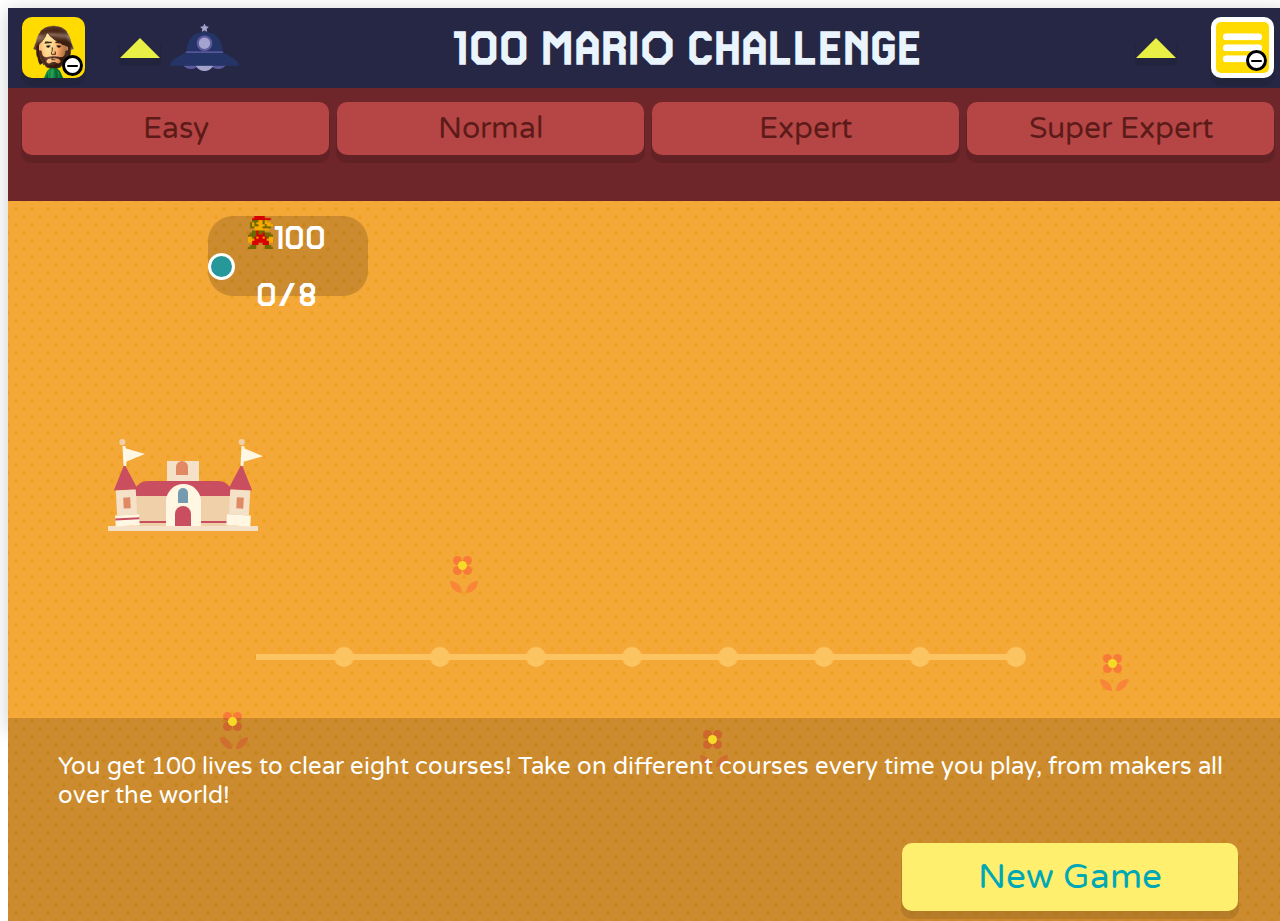
<file: index.html>
<!DOCTYPE html>
<html>
  <head>
    <meta charset="utf-8">
    <title>100 Mario Challenge</title>
    <link rel="stylesheet" href="css/main.min.css" media="screen">
    <link rel="shortcut icon" href="img/favicon.png">
  </head>
  <body>

    <div class="artboard">

      <header>

        <div class="btn btn--profile">
          <img src="img/mii.png" alt="mii" />
          <div class="circle">
            <div class="line line--short"></div>
          </div>
        </div>

        <div class="arrow-up arrow-up--left"></div>

        <div class="ufo"></div>

        <h1>100 Mario Challenge</h1>

        <div class="btn btn--menu">
          <div class="hamburger">
            <div class="line"></div>
            <div class="line"></div>
            <div class="line"></div>
          </div>

          <div class="circle circle--plus">
            <div class="line line--short"></div>
          </div>
        </div>

        <div class="arrow-up arrow-up--right"></div>

      </header>

      <div class="difficulty">
        <div class="btn btn--difficulty">Easy</div>
        <div class="btn btn--difficulty">Normal</div>
        <div class="btn btn--difficulty">Expert</div>
        <div class="btn btn--difficulty">Super Expert</div>
      </div>

      <div class="map">

        <div class="infobox">
          <div class="infobox__content">
            <div class="lives"><img src="img/mario-sprite.png" alt="mario" />100</div>
            <div class="level"><div class="level__icon"></div>0/8</div>
          </div>
        </div>

        <div class="castle">
          <div class="tower tower--left">

            <div class="flag">
              <div class="flag__top"></div>
              <div class="flag__banner"></div>
              <div class="flag__pole"></div>
            </div>

            <div class="tower__top"></div>

            <div class="tower__main">
              <div class="tower__window"></div>
            </div>

            <div class="tower__bottom">
              <div class="stripe tower__bottom__stripe"></div>
            </div>
          </div>

          <div class="castle__entrance">
            <div class="castle__entrance__window"></div>

            <div class="castle__entrance__door"></div>

          </div>

          <div class="castle__second-floor">
            <div class="castle__second-floor__window"></div>
          </div>

          <div class="castle__main">
            <div class="castle__main__top"></div>
            <div class="castle__main__bottom">
              <div class="stripe castle__main__bottom__stripe"></div>
            </div>
          </div>

          <div class="tower tower--right">

            <div class="flag">
              <div class="flag__top"></div>
              <div class="flag__banner"></div>
              <div class="flag__pole"></div>
            </div>

            <div class="tower__top"></div>

            <div class="tower__main">
              <div class="tower__window"></div>
            </div>

            <div class="tower__bottom">
              <div class="tower__bottom__stripe"></div>
            </div>
          </div>

          <div class="castle__bottom"></div>

        </div>

        <ul class="path">
          <li></li>
          <li></li>
          <li></li>
          <li></li>
          <li></li>
          <li></li>
          <li></li>
          <li></li>
        </ul>

        <div class="flower flower__one">
          <div class="flower__top">
            <div class="flower__center"></div>
            <div class="flower__petal"></div>
            <div class="flower__petal"></div>
            <div class="flower__petal"></div>
            <div class="flower__petal"></div>
          </div>
          <div class="flower__bottom">
            <div class="flower__leaf flower__leaf--right"></div>
            <div class="flower__leaf flower__leaf--left"></div>
          </div>
        </div>

        <div class="flower flower__two">
          <div class="flower__top">
            <div class="flower__center"></div>
            <div class="flower__petal"></div>
            <div class="flower__petal"></div>
            <div class="flower__petal"></div>
            <div class="flower__petal"></div>
          </div>
          <div class="flower__bottom">
            <div class="flower__leaf flower__leaf--right"></div>
            <div class="flower__leaf flower__leaf--left"></div>
          </div>
        </div>

        <div class="flower flower__three">
          <div class="flower__top">
            <div class="flower__center"></div>
            <div class="flower__petal"></div>
            <div class="flower__petal"></div>
            <div class="flower__petal"></div>
            <div class="flower__petal"></div>
          </div>
          <div class="flower__bottom">
            <div class="flower__leaf flower__leaf--right"></div>
            <div class="flower__leaf flower__leaf--left"></div>
          </div>
        </div>

        <div class="flower flower__four">
          <div class="flower__top">
            <div class="flower__center"></div>
            <div class="flower__petal"></div>
            <div class="flower__petal"></div>
            <div class="flower__petal"></div>
            <div class="flower__petal"></div>
          </div>
          <div class="flower__bottom">
            <div class="flower__leaf flower__leaf--right"></div>
            <div class="flower__leaf flower__leaf--left"></div>
          </div>

        </div>

        <div class="container">
          <p>
            You get 100 lives to clear eight courses! Take on different courses
            every time you play, from makers all over the world!
          </p>

          <div class="btn btn--new-game">New Game</div>
        </div>

      </div>
    </div>

  </body>
</html>
</file>
<file: css/main.min.css>
@import url(https://fonts.googleapis.com/css?family=Varela+Round);@font-face{font-family:'Super-Mario-Maker';src:url("fonts/Super-Mario-Maker.eot") format("embedded-opentype"),url("fonts/Super-Mario-Maker.woff") format("woff"),url("fonts/Super-Mario-Maker.ttf") format("truetype"),url("fonts/Super-Mario-Maker.svg#Super-Mario-Maker") format("svg");font-weight:normal;font-style:normal}@keyframes ufoSpin{100%{background-position:center 192px}}@keyframes moveUpDown{from{transform:translateY(0)}to{transform:translateY(-10px)}}@keyframes rotateUpDown{from{transform:rotate(-10deg)}to{transform:rotate(10deg)}}@keyframes rotateLeftRight{from{transform:rotate(-20deg)}to{transform:rotate(20deg)}}header{background:#262745;color:#eaf4fd;font-family:'Super-Mario-Maker';font-size:21px;height:80px;padding-left:14px;padding-right:14px;text-align:center}h1{display:inline;line-height:80px;margin:0}.btn{background:#ffdb00;width:63px;height:61px;border-radius:10px;margin-top:9px;box-shadow:0 7px 0 1px rgba(0,0,0,0.1);cursor:pointer;position:relative}.btn--profile{float:left;box-sizing:border-box;overflow:hidden}.btn--profile img{height:auto;width:63px;position:relative;top:50%;transform:translateY(-50%)}.btn--menu{float:right;border:5px solid #fff;box-sizing:border-box}.hamburger{width:39px;margin:0 auto;position:relative;top:50%;transform:translateY(-50%)}.line{width:39px;border-bottom:7px solid #fff;background:#fff;margin-bottom:4px;border-radius:10px}.line:last-child{margin-bottom:0}.line--short{width:11px;border-bottom:2px solid #000;margin:0 auto;position:relative;top:50%;transform:translateY(-50%)}.circle{width:21px;height:21px;border-radius:50%;box-sizing:border-box;border:3px solid #000;background:#fff;position:absolute;bottom:2px;right:2px}.arrow-up{width:0;height:0;border-left:20px solid transparent;border-right:20px solid transparent;border-bottom:20px solid #e8f045;box-shadow:0 7px 0 1px rgba(0,0,0,0.1);position:relative;top:50%;transform:translateY(-50%);animation:moveUpDown 350ms ease-in-out alternate infinite}.arrow-up--left{float:left;margin-left:35px;margin-right:10px}.arrow-up--right{float:right;margin-right:35px}.ufo{height:48px;width:70px;float:left;background:url("../img/ufo-sprite.png") top center;animation:ufoSpin 400ms steps(4) infinite;position:relative;top:50%;transform:translateY(-50%)}.ufo--outer{animation:moveUpDown 400ms ease-in-out alternate infinite;position:relative;top:50%;transform:translateY(-50%)}.difficulty{background:#6e262a;height:113px;padding-left:14px;padding-right:14px}.btn--difficulty{display:inline-block;background:#b64645;color:#5c1b19;font-size:30px;font-family:'Varela Round';width:307px;height:53px;margin-top:14px;margin-right:4px;text-align:center;line-height:53px;transition:all 150ms ease-in-out}.btn--difficulty:last-child{margin-right:0}.btn--difficulty:hover{background:#450100;color:#fde9e8;transform:translateY(-4px);box-shadow:none}.map{background-color:#f4a838;background-image:radial-gradient(#f0a224 15%, transparent 16%),radial-gradient(#f0a224 15%, transparent 16%);background-size:16px 16px;background-position:0 0, 8px 8px;position:relative;height:100%}.path{position:relative;top:200px;left:250px}li{width:20px;height:20px;border-radius:50%;background:#fbc460;margin:0 36px;display:inline-block;position:relative}li::before{content:'';position:absolute;top:7px;left:-78px;width:80px;height:6px;background:#fbc460}.flower{position:relative;width:0}.flower__one{top:230px;left:220px}.flower__two{top:50px;left:450px}.flower__three{top:200px;left:700px}.flower__four{top:100px;left:1100px}.flower__center{width:9px;height:9px;border-radius:50%;background:#f7da26;z-index:2;position:relative}.flower__petal{width:9px;height:9px;border-radius:50%;background:#f87b38;position:relative}.flower__petal:nth-child(2){top:-14px;left:-5px}.flower__petal:nth-child(3){top:-23px;left:5px}.flower__petal:nth-child(4){top:-22px;left:5px}.flower__petal:nth-child(5){top:-31px;left:-5px}.flower__top{position:absolute;animation:rotateLeftRight 500ms ease-in-out infinite alternate}.flower__leaf{width:12px;height:12px;background-color:#f98538;border-radius:100px 0;position:relative;animation:rotateUpDown 300ms ease-in-out infinite}.flower__leaf:first-child{left:8px;top:20px;animation-direction:alternate;transform-origin:bottom left}.flower__leaf:last-child{left:-8px;top:8px;animation-direction:alternate-reverse;transform-origin:bottom right}.flower__leaf--left{border-radius:0 100px}.infobox{width:160px;height:80px;background:rgba(0,0,0,0.17);border-radius:25px;font-family:'Super-Mario-Maker';font-size:30px;color:#fff;text-align:center;position:relative;top:15px;left:200px}.infobox img{width:25px;height:auto}.infobox__content{margin:0 auto}.level__icon{width:27px;height:27px;border-radius:50%;background:#269899;box-sizing:border-box;border:3px solid #fff}.container{position:absolute;padding:8px 8px 32px 8px;background:rgba(0,0,0,0.17);font-family:'Varela Round';font-size:24px;color:#fff;padding:10px 50px;bottom:0;right:0;left:0}.btn--new-game{width:336px;height:68px;line-height:68px;text-align:center;font-size:35px;float:right;background:#feef6e;color:#00a8b5}.castle{width:150px;height:150px;position:relative;top:100px;left:100px}.tower__main{height:25px;width:20px;background:#f5e1c8;position:relative;left:2px}.tower--left{position:absolute;bottom:5px;left:5px;transform:rotate(-3deg)}.tower--right{position:absolute;bottom:5px;right:5px;transform:rotate(3deg)}.tower__top{width:0;height:0;border-left:12px solid transparent;border-right:12px solid transparent;border-bottom:26px solid #c94e60}.flag__pole{height:20px;width:3px;background:#fff7e2;position:relative;top:2px;left:11px;border-radius:0 0 1px 1px}.flag__banner{width:0;height:0;border-top:7px solid transparent;border-left:20px solid #fff7e2;border-bottom:7px solid transparent;position:relative;top:18px;left:13px}.flag__top{height:6px;width:6px;border-radius:50%;background:#f0d0a9;position:relative;top:15px;left:8px}.tower{z-index:2}.tower__bottom{width:24px;height:11px;background:#fff7e2}.stripe{width:100%;height:2px;background:#c94e60;position:relative}.tower__bottom__stripe{top:3px}.tower__window{height:11px;width:7px;background:#e18963;margin:0 auto;position:relative;top:50%;transform:translateY(-50%)}.castle__bottom{height:5px;width:100%;background:#f5e1c8;position:absolute;bottom:0}.castle__entrance{width:35px;height:42px;position:absolute;bottom:5px;left:calc(50% - 35px/2);margin:0 auto;border-radius:35px 35px 0 0;background:#fff7e2;z-index:2}.castle__entrance__door{height:20px;width:16px;border-radius:16px 16px 0 0;background:#c94e60;position:absolute;bottom:0;left:calc(50% - 16px/2)}.castle__entrance__window{height:15px;width:10px;border-radius:10px 10px 0 0;background:#759bb0;position:absolute;top:4px;left:calc(50% - 10px/2)}.castle__main__bottom{width:100px;height:30px;background:#f0d0a9;position:absolute;left:calc(50% - 100px/2);bottom:5px}.castle__main__bottom__stripe{top:25px}.castle__main__top{width:100px;height:15px;border-radius:15px 15px 0 0;background:#c94e60;position:absolute;left:calc(50% - 100px/2);bottom:35px}.castle__second-floor{width:32px;height:20px;background:#f5e1c8;position:relative;left:calc(50% - 32px/2);top:80px}.castle__second-floor__window{width:12px;height:14px;border-radius:14px 14px 0 0;background:#e18963;left:calc(50% - 14px/2);position:relative}.artboard{box-sizing:border-box;width:1280px;height:720px;background:#fff;box-shadow:0 3px 20px rgba(0,0,0,0.2);border-radius:3px;margin:0 auto}
</file>
